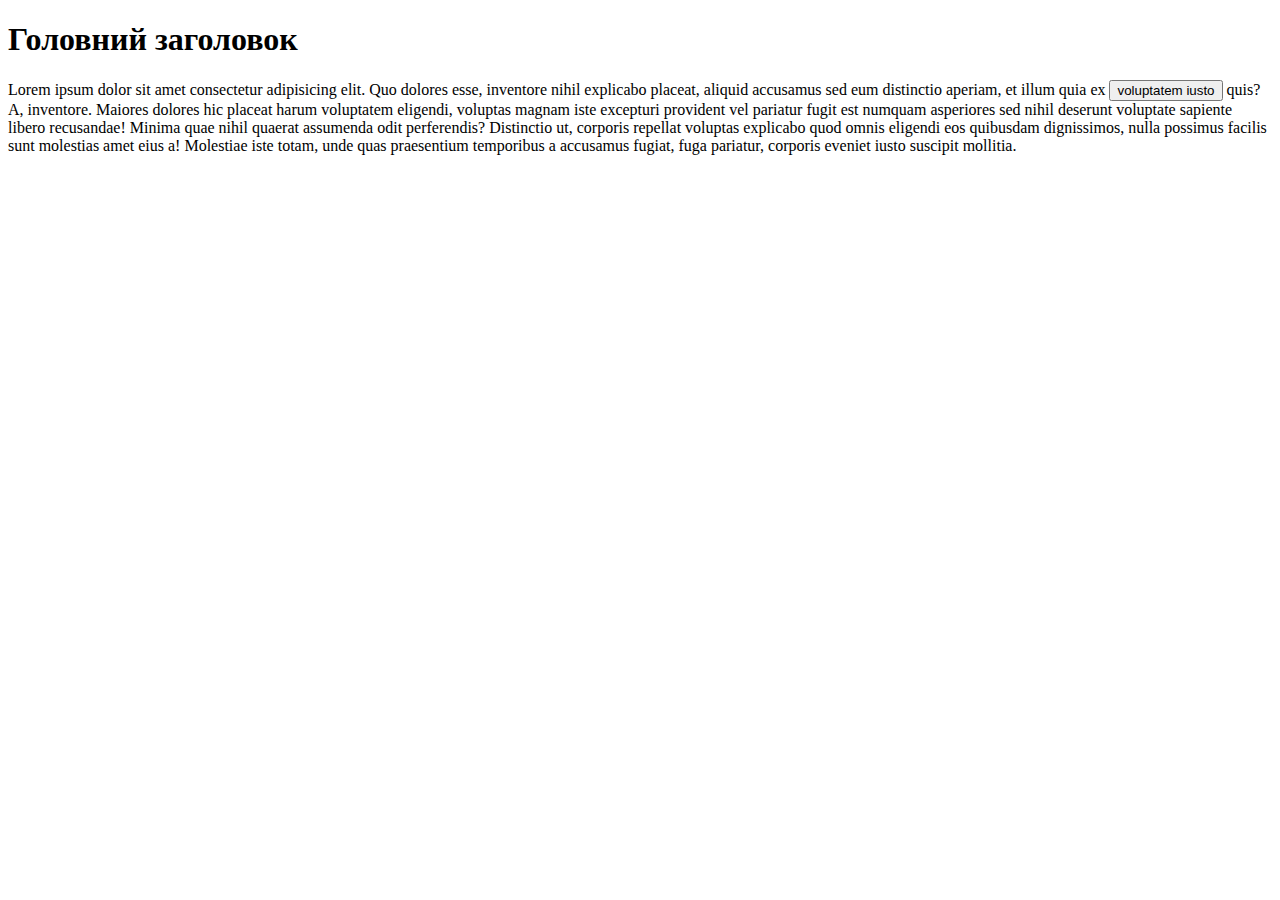
<file: index.html>
<!DOCTYPE html>
<html lang="en">
<head>
    <meta charset="UTF-8">
    <meta name="viewport" content="width=device-width, initial-scale=1.0">
    <title>Document</title>
</head>
<body>
     <article> <!-- заголовок, секційний тег -->
        <h1>Головний заголовок</h1>
        <p>
            Lorem ipsum dolor sit amet consectetur adipisicing elit. Quo dolores esse, inventore nihil explicabo placeat, aliquid accusamus sed eum distinctio aperiam, et illum quia ex  <button>voluptatem iusto</button> quis? A, inventore. Maiores dolores hic placeat harum voluptatem eligendi, voluptas magnam iste excepturi provident vel pariatur fugit est numquam asperiores sed nihil deserunt voluptate sapiente libero recusandae! Minima quae nihil quaerat assumenda odit perferendis? Distinctio ut, corporis repellat voluptas explicabo quod omnis eligendi eos quibusdam dignissimos, nulla possimus facilis sunt molestias amet eius a! Molestiae iste totam, unde quas praesentium temporibus a accusamus fugiat, fuga pariatur, corporis eveniet iusto suscipit mollitia.
        </p>
    </article>
</body>
</html>
</file>
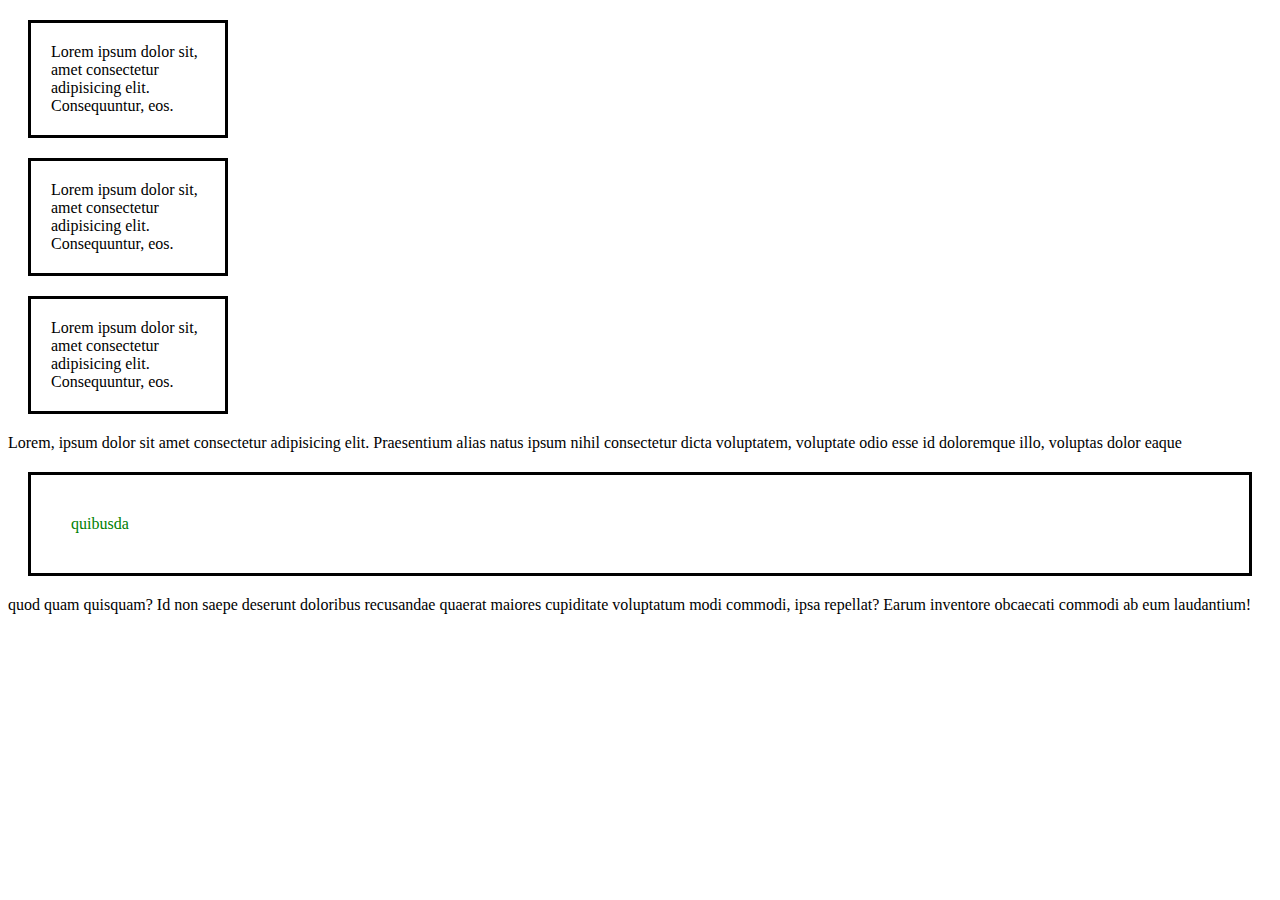
<file: block-model.html>
<!DOCTYPE html>
<html lang="en">
<head>
    <meta charset="UTF-8">
    <meta name="viewport" content="width=device-width, initial-scale=1.0">
    <title>Document</title>
    <!-- <link rel="stylesheet" href="reset.css"> -->
    <link rel="stylesheet" href="block.css">
</head>
<body>
    <div class="box one">Lorem ipsum dolor sit, amet consectetur adipisicing elit. Consequuntur, eos.</div>
    <div class="box two">Lorem ipsum dolor sit, amet consectetur adipisicing elit. Consequuntur, eos.</div>
    <div class="box">Lorem ipsum dolor sit, amet consectetur adipisicing elit. Consequuntur, eos.</div>
    <p>
        Lorem, ipsum dolor sit amet consectetur adipisicing elit. Praesentium alias natus ipsum nihil consectetur dicta voluptatem, voluptate odio esse id doloremque illo, voluptas dolor eaque <span>quibusda</span> quod quam quisquam? Id non saepe deserunt doloribus recusandae quaerat maiores cupiditate voluptatum modi commodi, ipsa repellat? Earum inventore obcaecati commodi ab eum laudantium!
    </p>
</body>
</html>
</file>
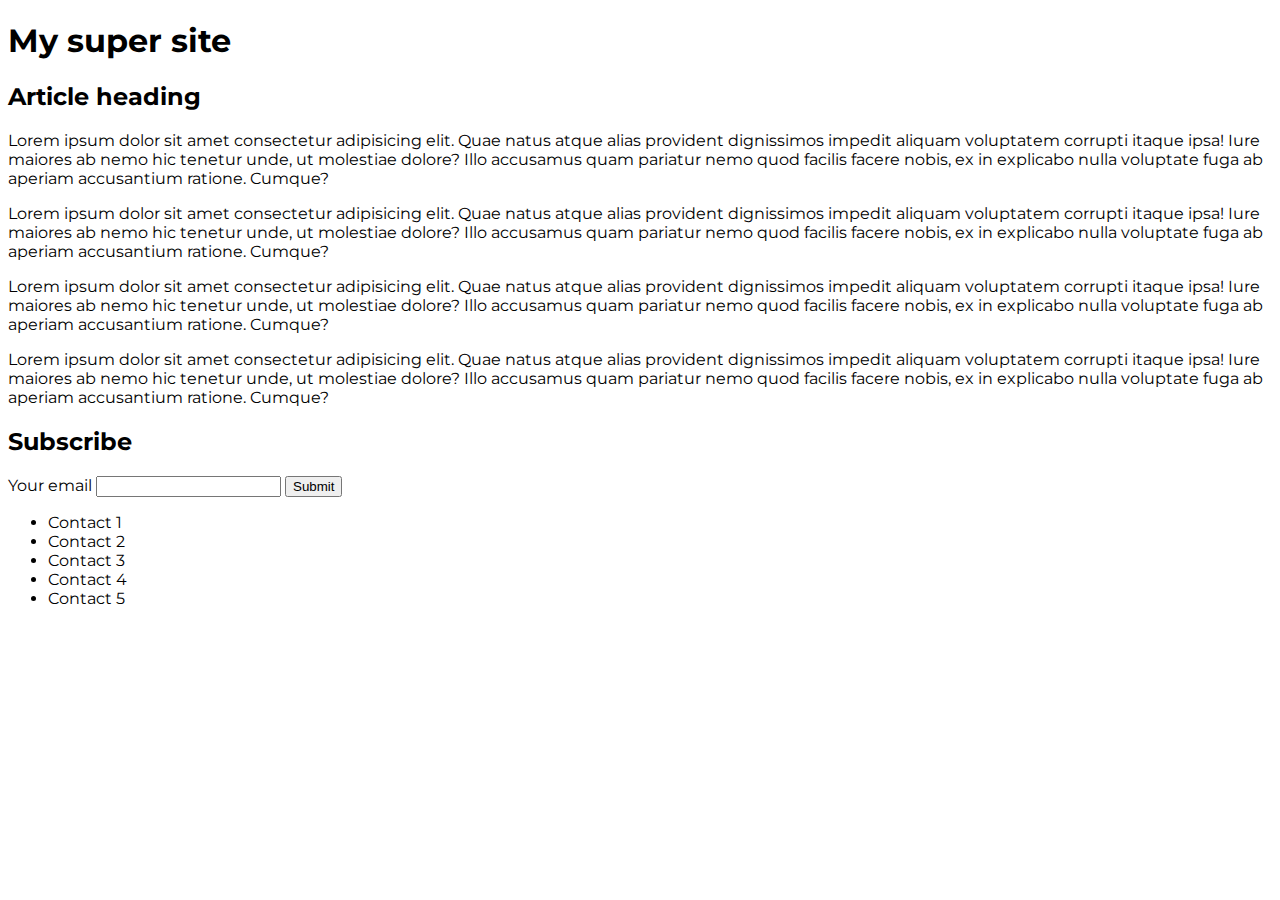
<file: css.html>
<!DOCTYPE html>
<html lang="en">
<head>
    <meta charset="UTF-8">
    <meta name="viewport" content="width=device-width, initial-scale=1.0">
    <title>Document</title>
    <link rel="stylesheet" href="style.css">
</head>
<body>
    <header>
        <h1>My super site</h1>
    </header>
    <main>
        <article>
            <h2 class="gold-text">Article heading</h2>
            <p>Lorem ipsum dolor sit amet consectetur adipisicing elit. Quae natus atque alias provident dignissimos impedit aliquam voluptatem corrupti itaque ipsa! Iure maiores ab nemo hic tenetur unde, ut molestiae dolore? Illo accusamus quam pariatur nemo quod facilis facere nobis, ex in explicabo nulla voluptate fuga ab aperiam accusantium ratione. Cumque?</p>
            <p>Lorem ipsum dolor sit amet consectetur adipisicing elit. Quae natus atque alias provident dignissimos impedit aliquam voluptatem corrupti itaque ipsa! Iure maiores ab nemo hic tenetur unde, ut molestiae dolore? Illo accusamus quam pariatur nemo quod facilis facere nobis, ex in explicabo nulla voluptate fuga ab aperiam accusantium ratione. Cumque?</p>
            <p id="middle-par">Lorem ipsum dolor sit amet consectetur adipisicing elit. Quae natus atque alias provident dignissimos impedit aliquam voluptatem corrupti itaque ipsa! Iure maiores ab nemo hic tenetur unde, ut molestiae dolore? Illo accusamus quam pariatur nemo quod facilis facere nobis, ex in explicabo nulla voluptate fuga ab aperiam accusantium ratione. Cumque?</p>
            <p class="gold-text italic">Lorem ipsum dolor sit amet consectetur adipisicing elit. Quae natus atque alias provident dignissimos impedit aliquam voluptatem corrupti itaque ipsa! Iure maiores ab nemo hic tenetur unde, ut molestiae dolore? Illo accusamus quam pariatur nemo quod facilis facere nobis, ex in explicabo nulla voluptate fuga ab aperiam accusantium ratione. Cumque?</p>
        </article>
    </main>
    <form>
        <h2>Subscribe</h2>
        <label for="mail-input">Your email</label>
        <input type="email" id="mail-input"/>
        <button>Submit</button>
    </form>
    <footer>
        <ul>
            <li class="italic">Contact 1</li>
            <li class="gold-text">Contact 2</li>
            <li>Contact 3</li>
            <li>Contact 4</li>
            <li>Contact 5</li>
        </ul>
    </footer>
</body>
</html>
<!-- 
div - обгорта для будь якого вмісту
span - обгортка для текстового вмісту -->
</file>
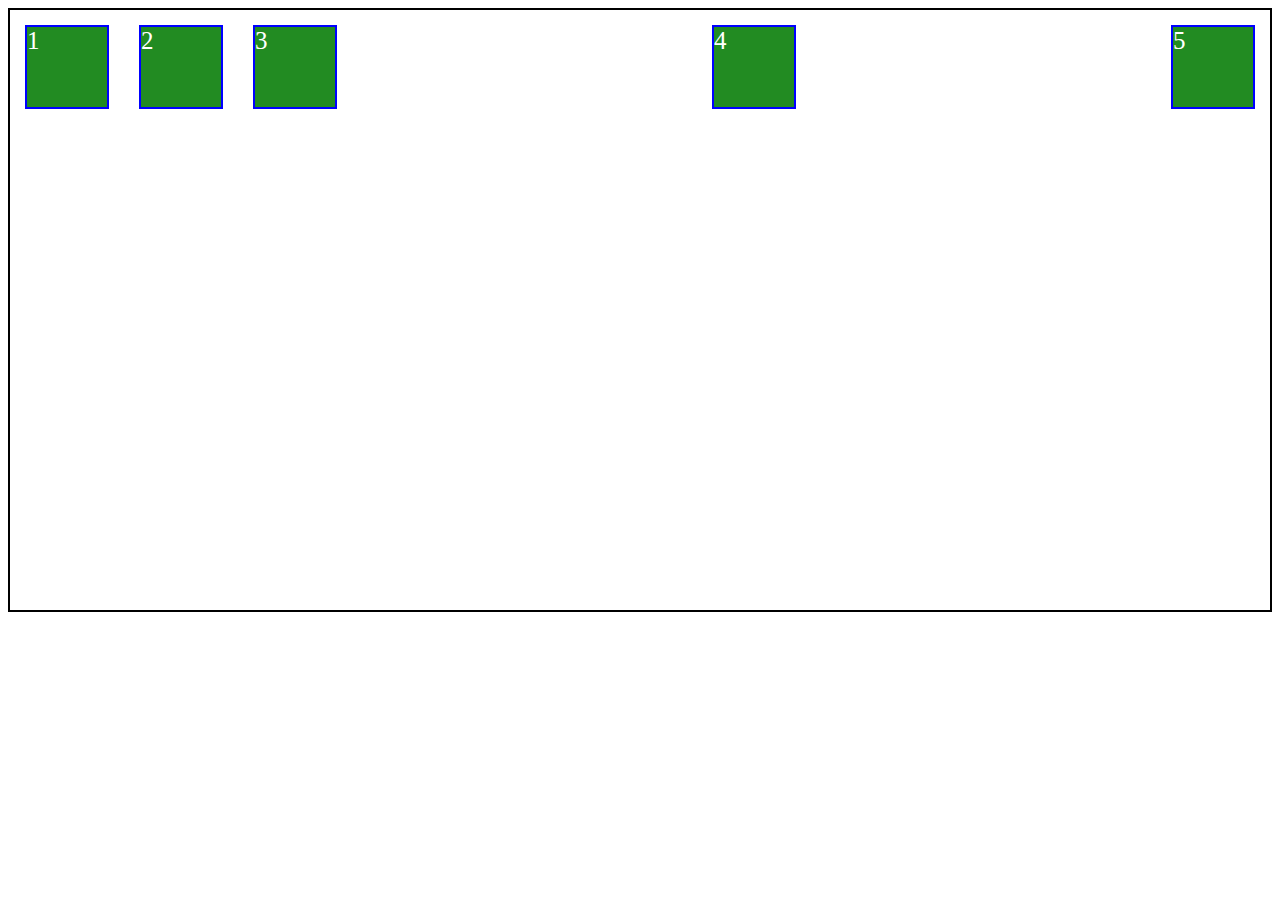
<file: flex-box model.html>
<!DOCTYPE html>
<html lang="en">
<head>
    <meta charset="UTF-8">
    <meta name="viewport" content="width=device-width, initial-scale=1.0">
    <title>Document</title>
    <link rel="stylesheet" href="./flex.css">
</head>
<body>
    <section class="parent">
        <div class="item">1</div>
        <div class="item">2</div>
        <div class="item third">3</div>
        <div class="item fourth">4</div>
        <div class="item fifth">5</div>
    </section>
</body>
</html>
</file>
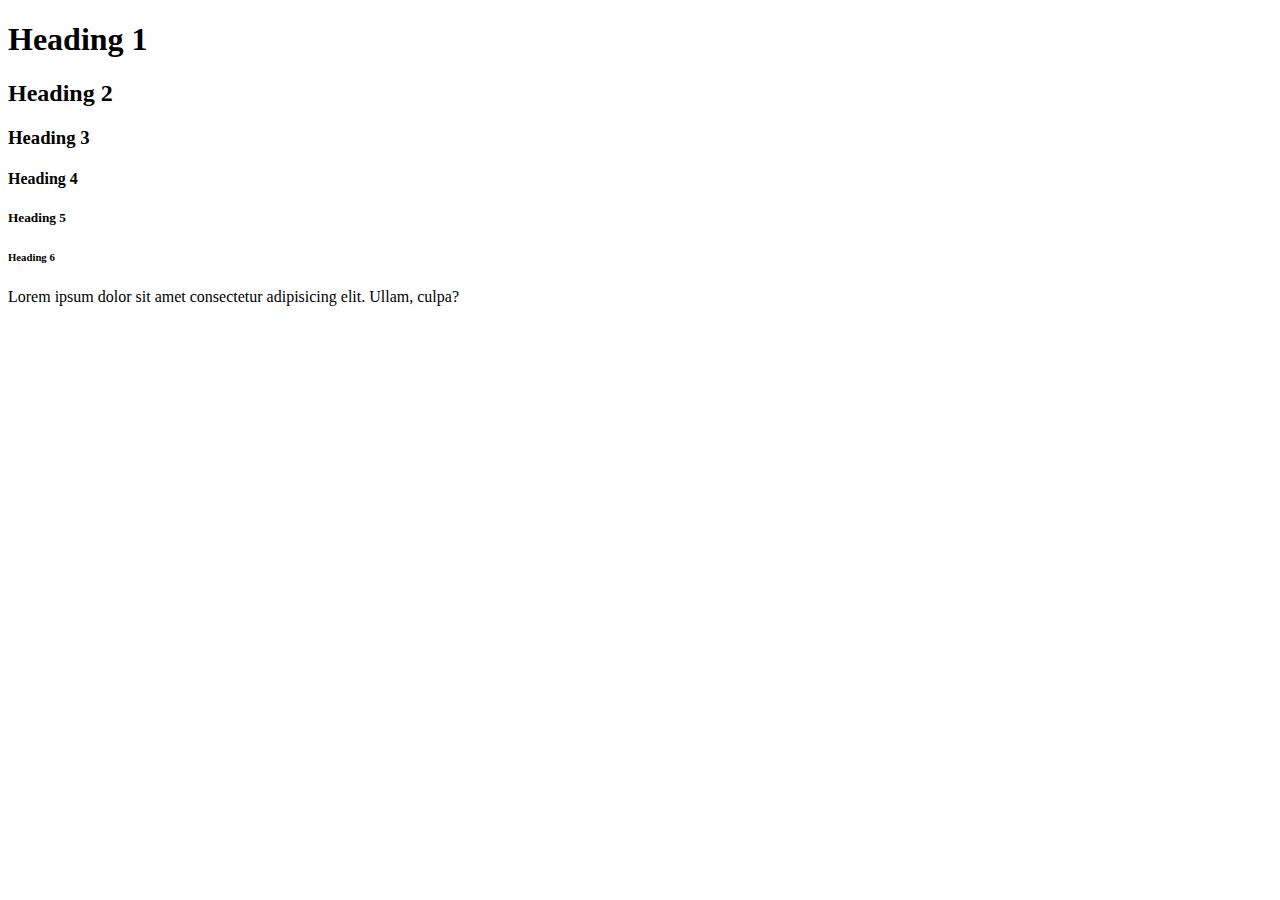
<file: page.html>
<!DOCTYPE html>
<html lang="en">
<head>
    <meta charset="UTF-8">
    <meta name="viewport" content="width=device-width, initial-scale=1.0">
    <title>Document</title>
</head>
<body>
     <h1>Heading 1</h1> <!-- h1 має бути один на сторінці - це головний заголовок на сторнці; тут міститься найважливіша інфа на сторінці -->
    <h2>Heading 2</h2>
    <h3>Heading 3</h3>
    <h4>Heading 4</h4>
    <h5>Heading 5</h5>
    <h6>Heading 6</h6>
    <p>Lorem ipsum dolor sit amet consectetur adipisicing elit. Ullam, culpa?</p>
</body>
</html>
</file>
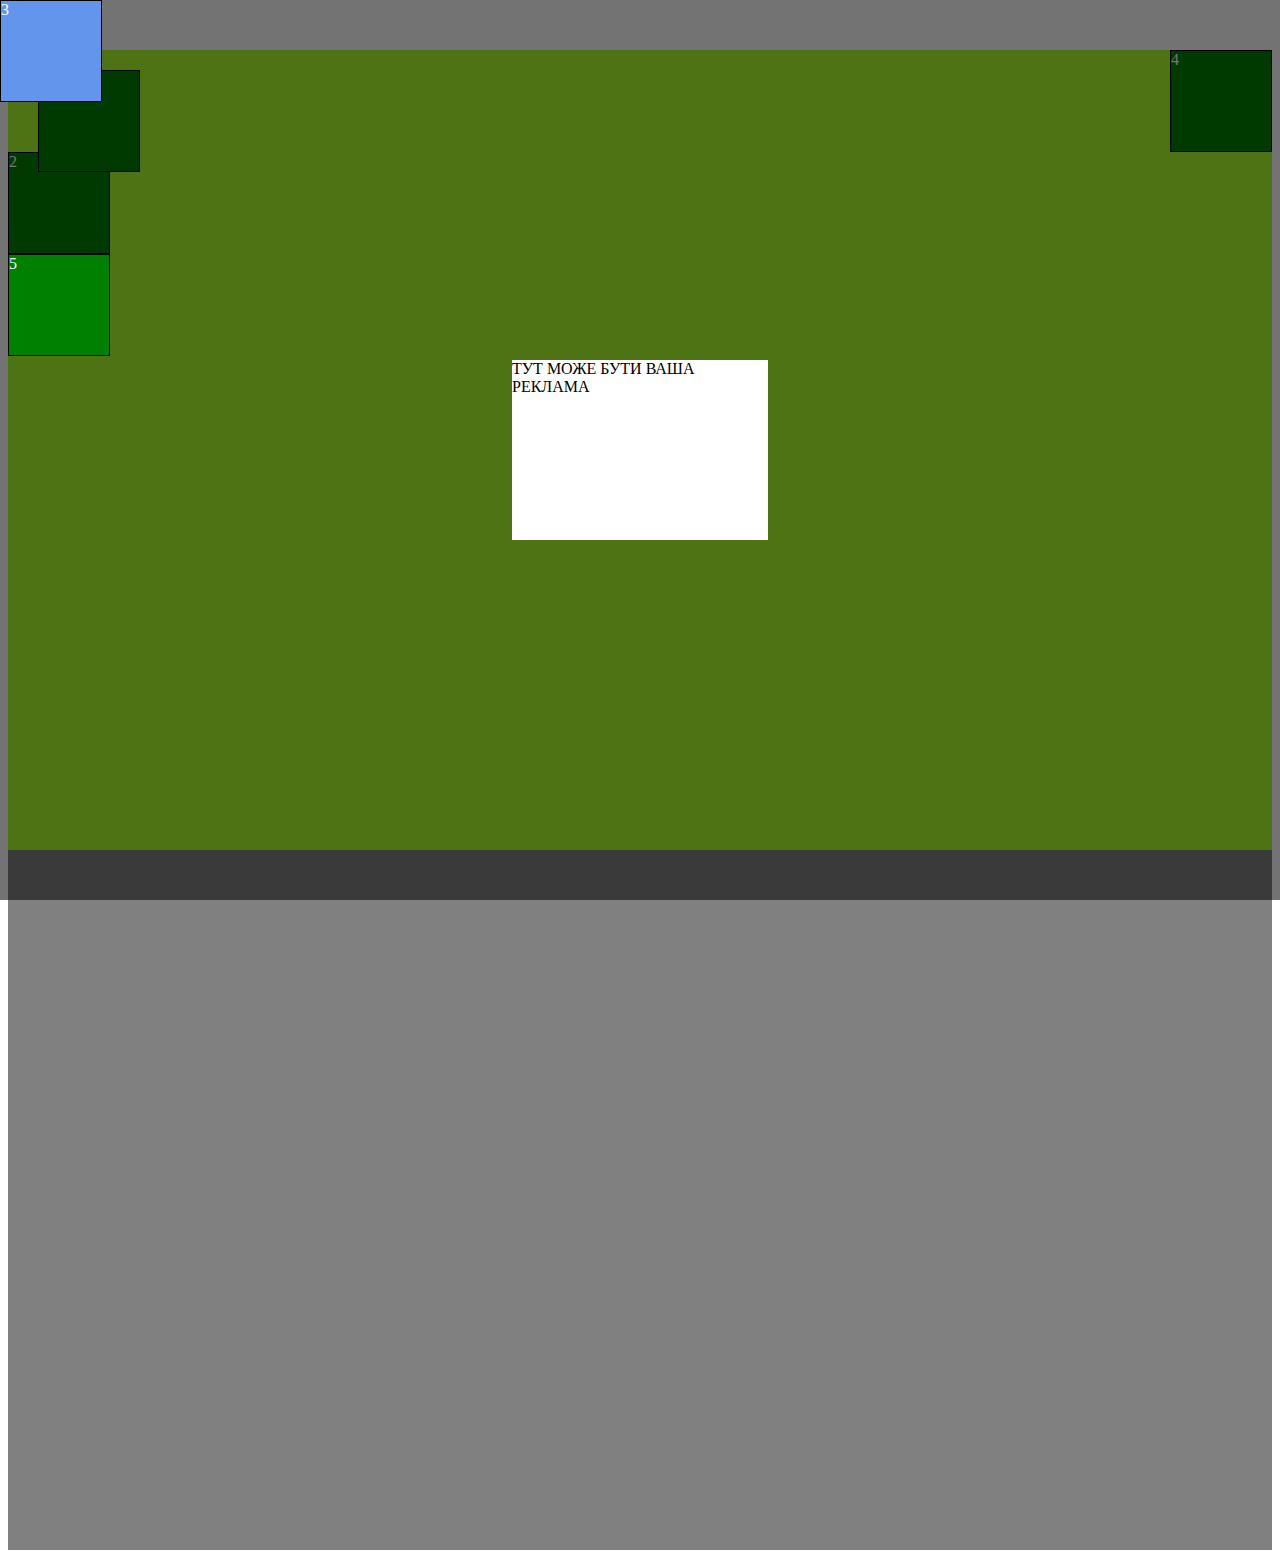
<file: positions.html>
<!DOCTYPE html>
<html lang="en">
<head>
    <meta charset="UTF-8">
    <meta name="viewport" content="width=device-width, initial-scale=1.0">
    <title>Document</title>
    <link rel="stylesheet" href="./positions-style.css">
</head>
<body>
    <section class="grand-parent">
        <article class="parent">
            <div class="child one">1</div>
            <div class="child two">2</div>
            <div class="child three">3</div>
            <div class="child four">4</div>
            <div class="child five">5</div>
        </article>
    </section>
    <section class="modal-back">
        <article class="modal">ТУТ МОЖЕ БУТИ ВАША РЕКЛАМА</article>
    </section>
</body>
</html>
</file>
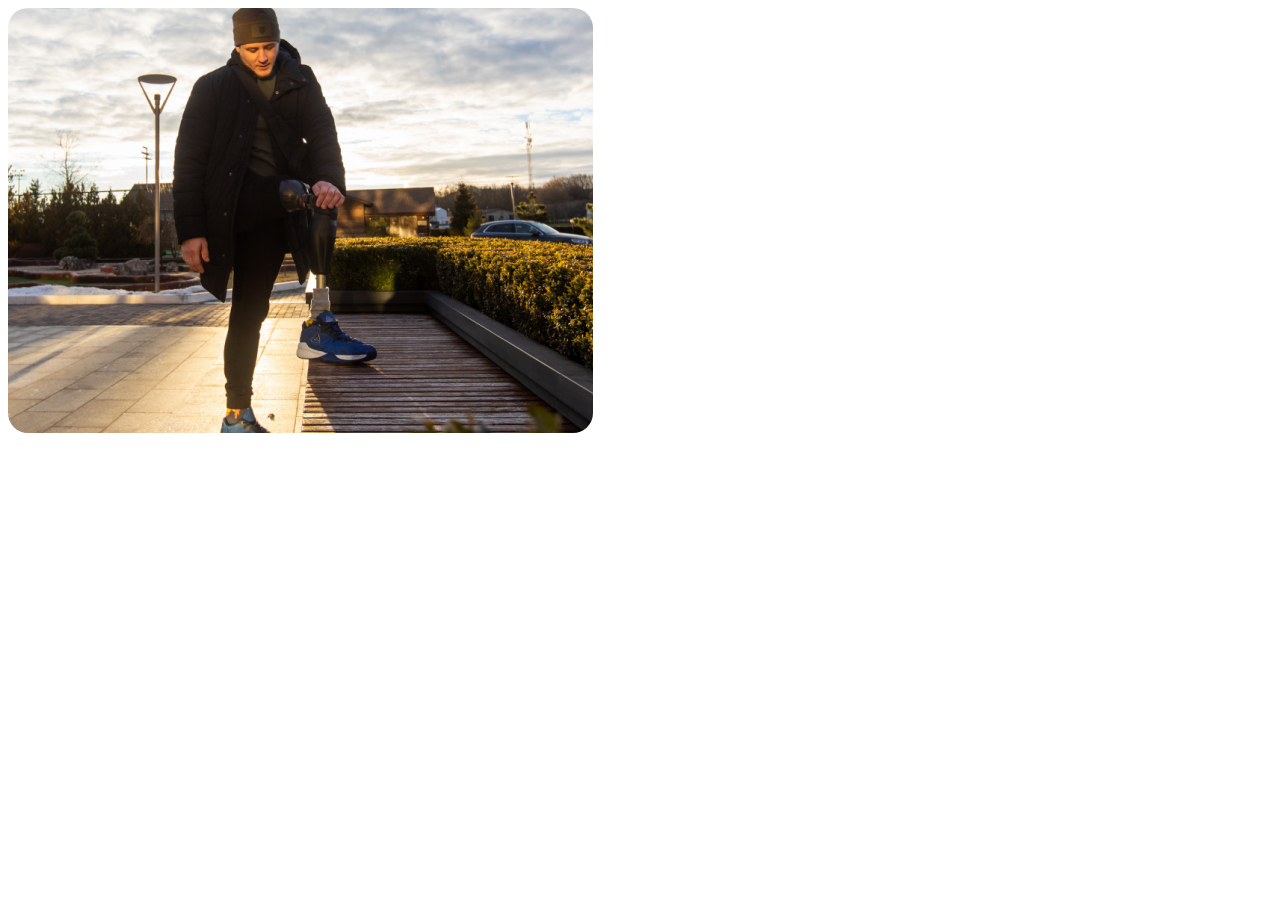
<file: test.html>
<!DOCTYPE html>
<html lang="en">
<head>
    <meta charset="UTF-8">
    <meta name="viewport" content="width=device-width, initial-scale=1.0">
    <title>Consistent Border Radius</title>
    <style>
        .image-container {
            display: inline-block;
            border-radius: 20px; /* Adjust this value as needed */
            overflow: hidden; /* Ensures the border-radius is applied to the image */
        }

        .image-container img {
            display: block;
            width: 100%;
            height: auto;
        }
    </style>
</head>
<body>
    <div class="image-container">
        <img src="./assets/images/54660476_62.png" alt="Image with consistent border radius">
    </div>
</body>
</html>
</file>
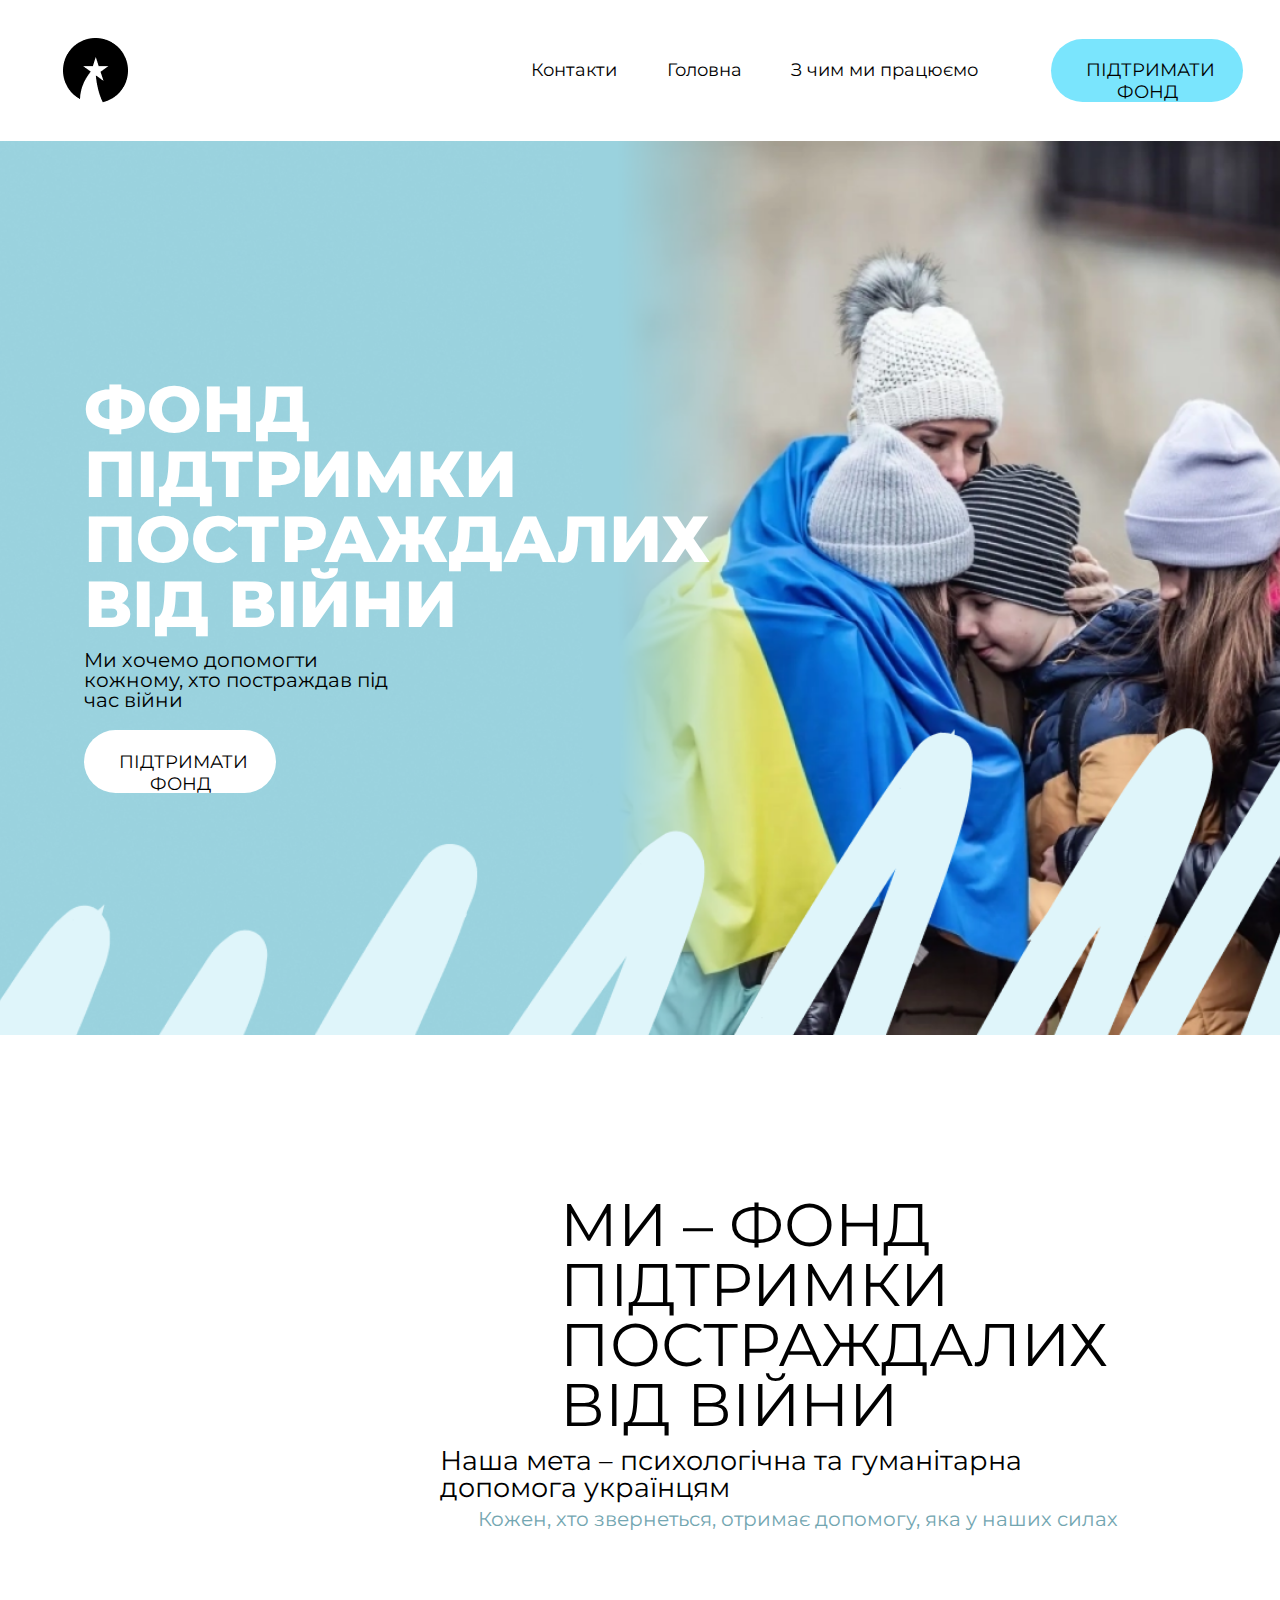
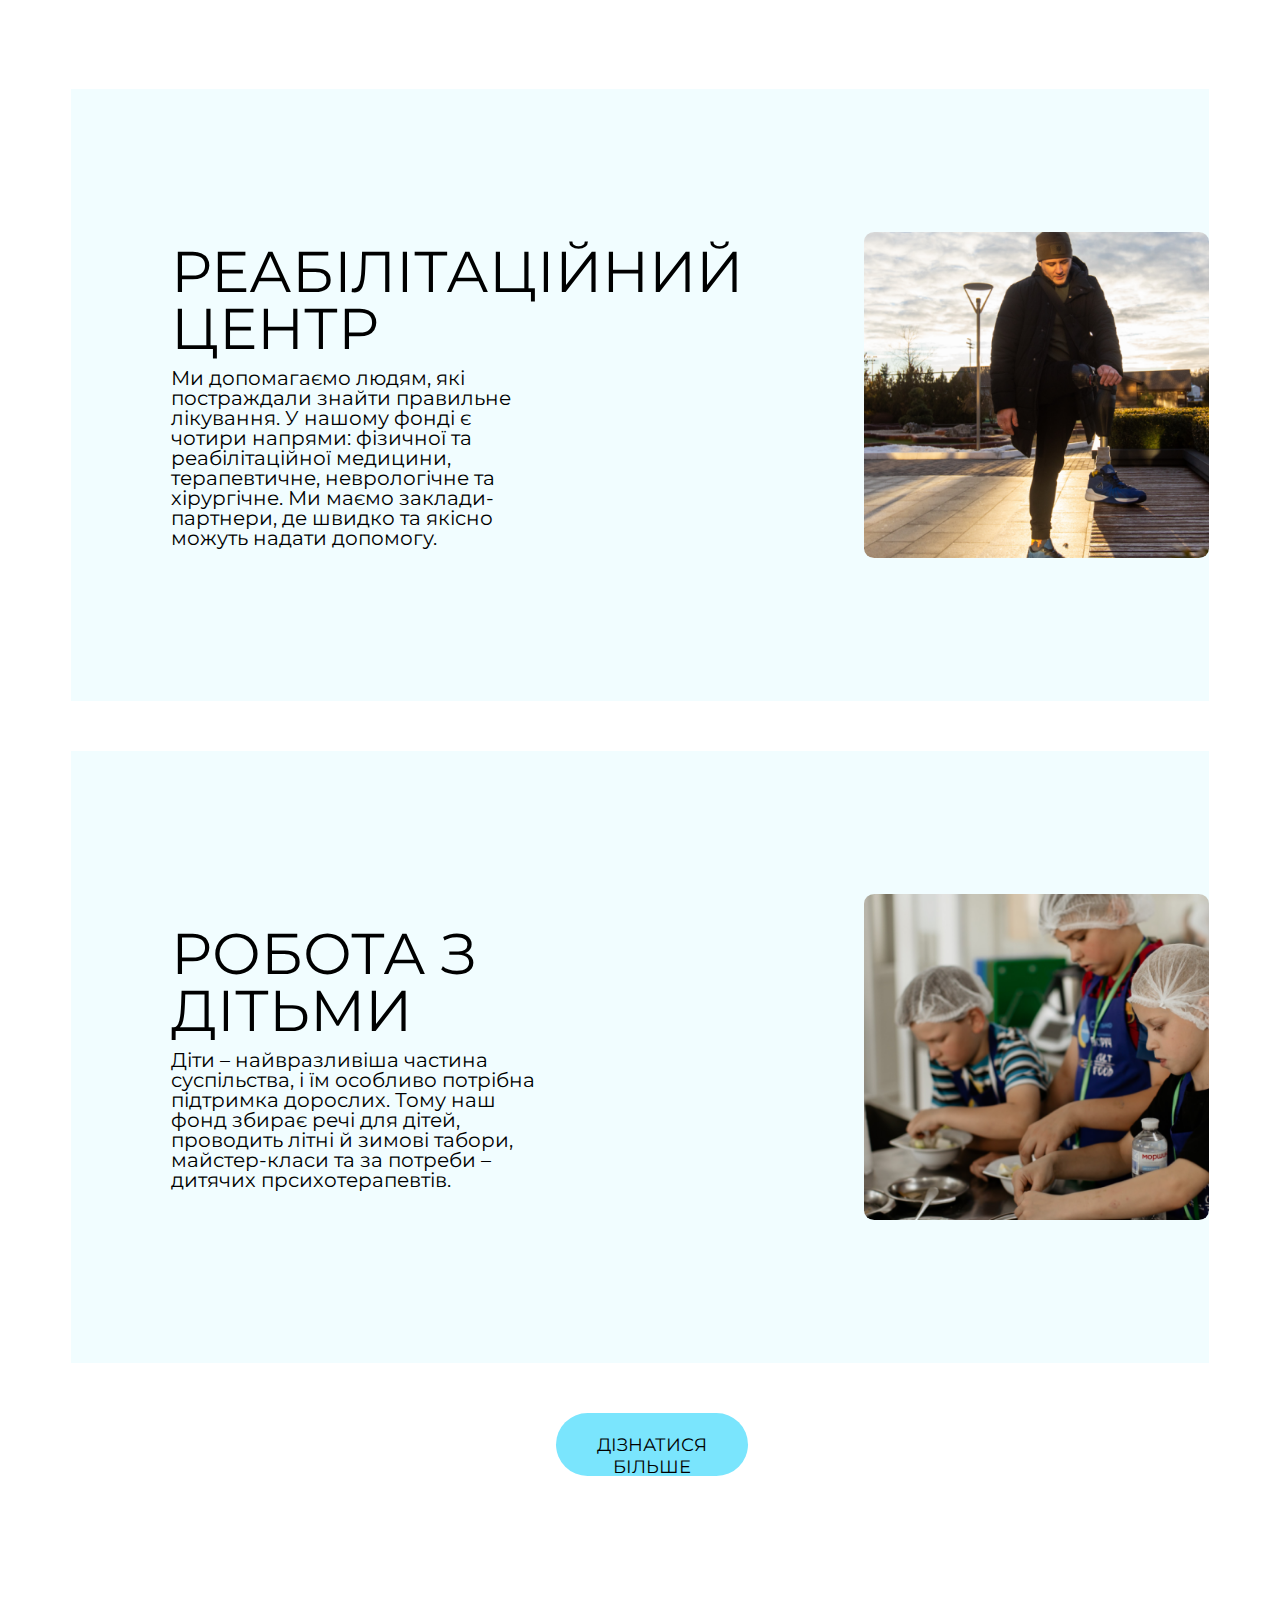
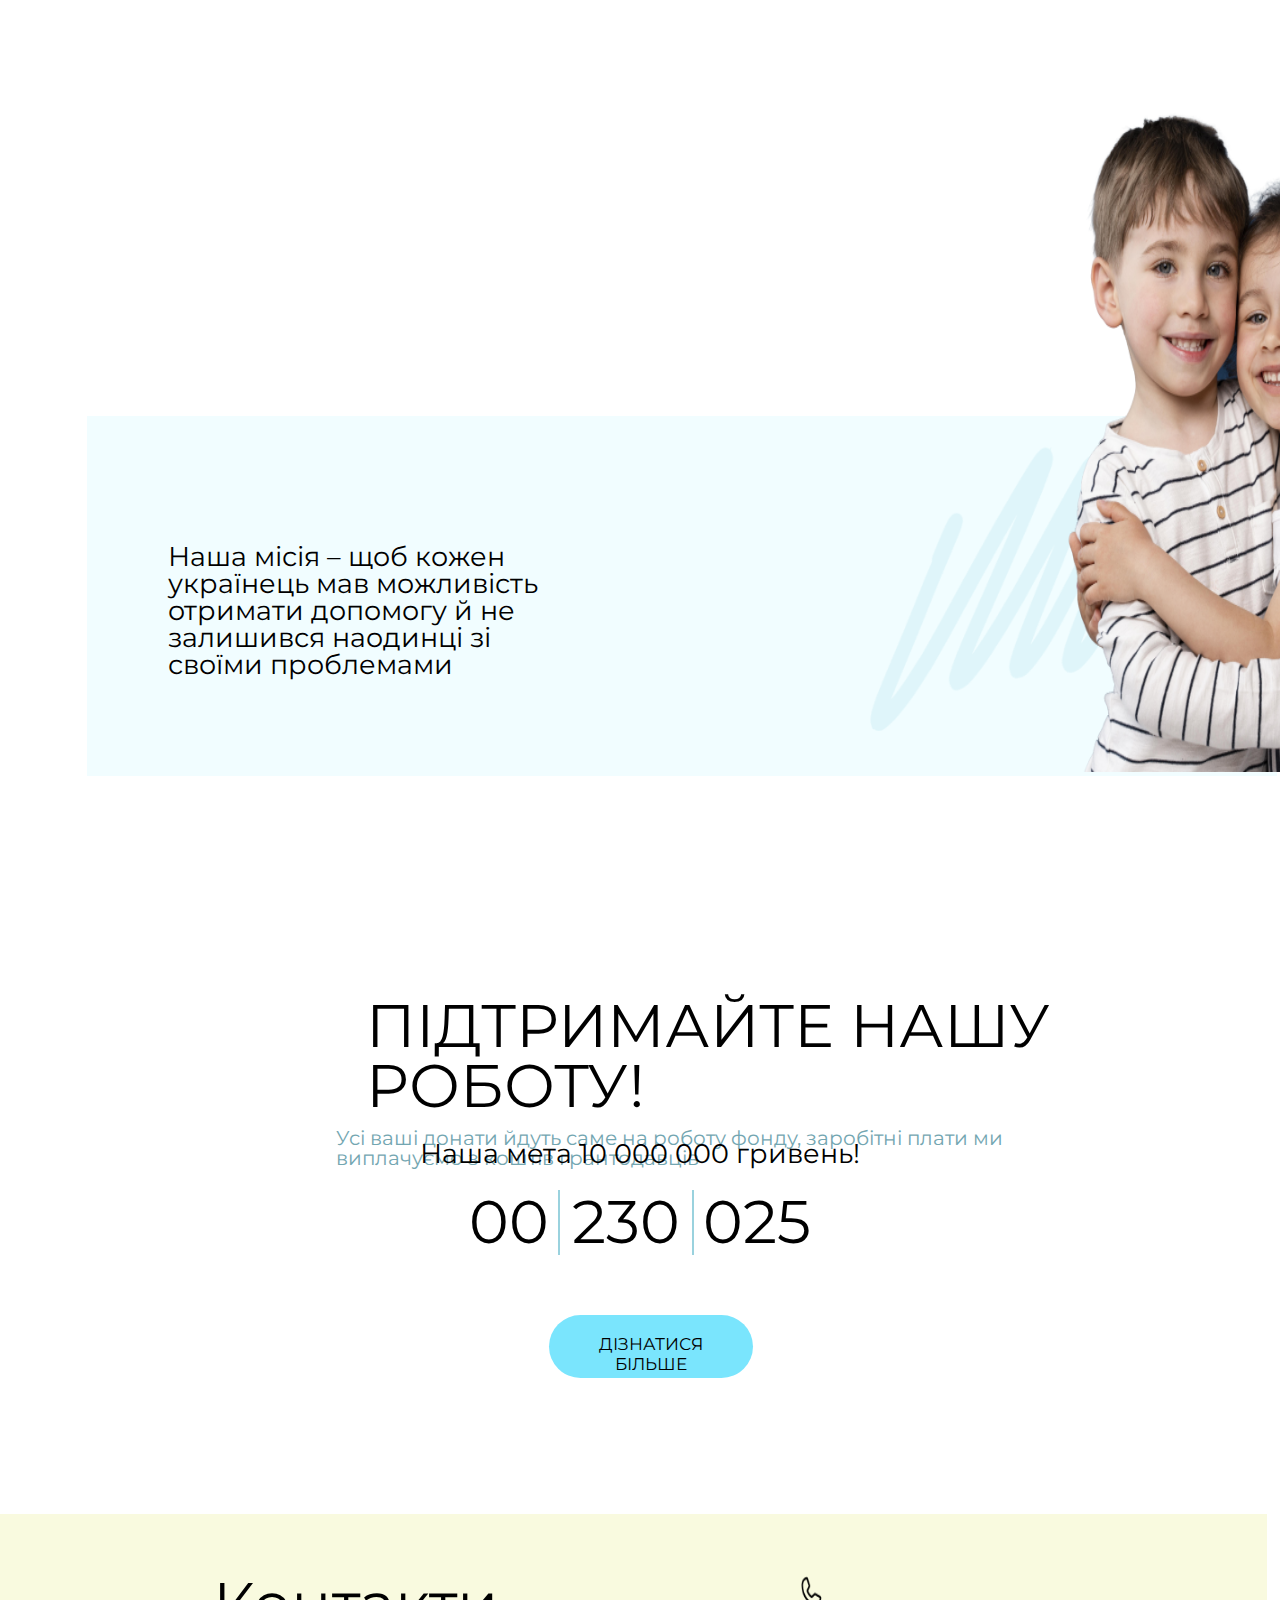
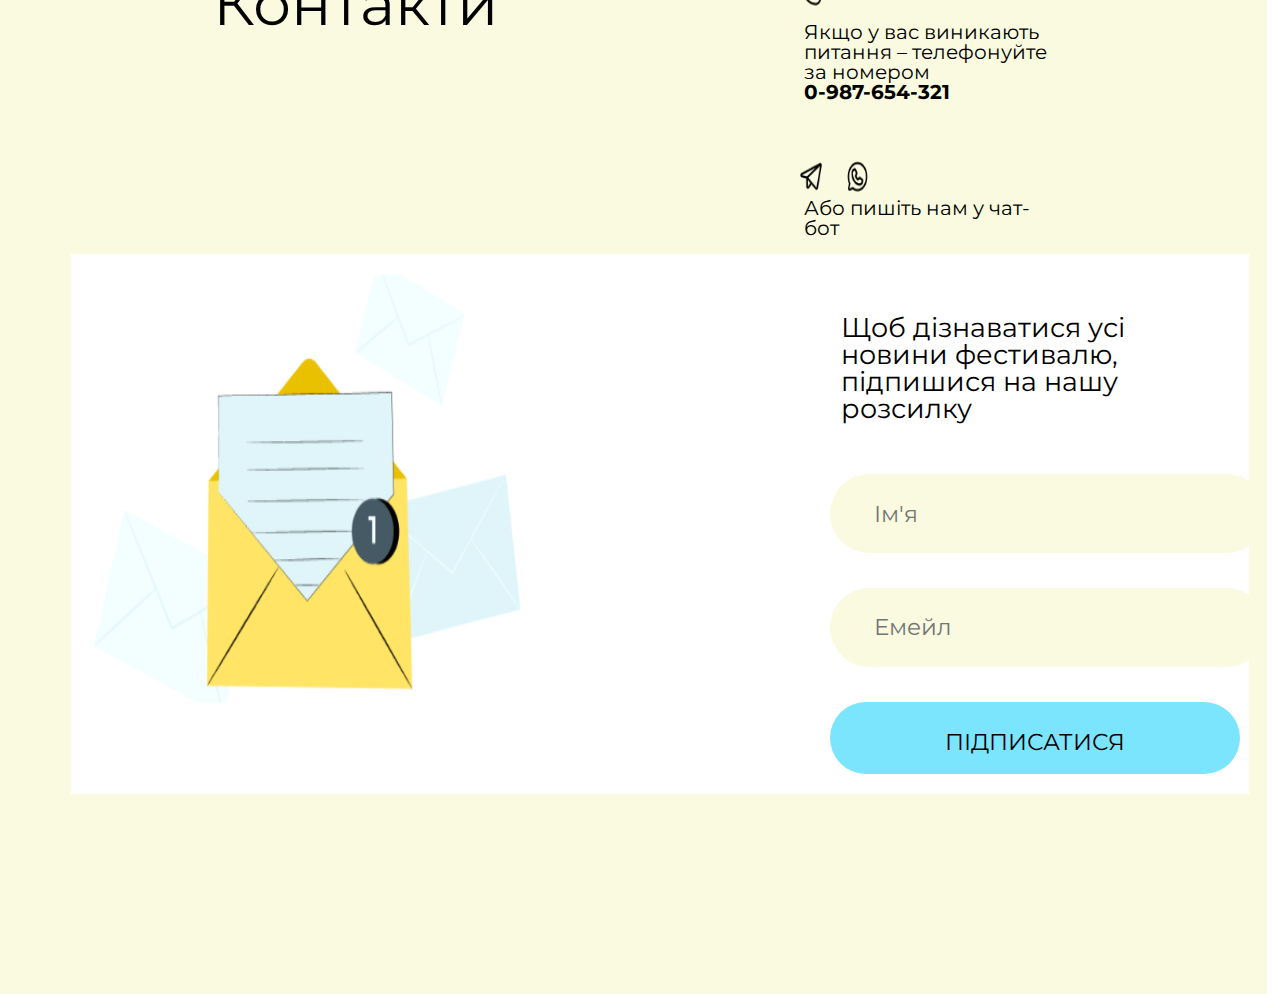
<file: verstka_lending.html>
<!DOCTYPE html>
<html lang="en">

<head>
    <meta charset="UTF-8">
    <meta name="viewport" content="width=device-width, initial-scale=1.0">
    <title>Document</title>
    <link rel="stylesheet" href="./reset.css">
    <link rel="stylesheet" href="./style1.css">
</head>

<body>
    <header class="header-container">
        <img src="./assets/images/Subtract.png" class="logo" alt="Логотип сайту">
        <ul class="menu-list">
            <li class="menu-item"><a href="#" class="link">Контакти</a></li>
            <li class="menu-item"><a href="#" class="link">Головна</a></li>
            <li class="menu-item"><a href="#" class="link">З чим ми працюємо</a></li>
            <li class="menu-item item"><button class="blue-button header-button">Підтримати фонд</button></li>
        </ul>
    </header>
    <section class="first-screen">
        <article class="first-screen-container">
            <h1 class="main-title">Фонд підтримки постраждалих від війни</h1>
            <h3 class="main-descpirtion">Ми хочемо допомогти кожному, хто постраждав під час війни</h3>
            <button class="blue-button white-button">Підтримати фонд</button>
        </article>
    </section>
    <section class="description-screen">
        <article class="description-title">
            <h3 class="description-header">Ми – фонд підтримки постраждалих від війни</h3>
            <p class="description-text1">Наша мета – психологічна та гуманітарна допомога українцям</p>
            <p class="description-text2">Кожен, хто звернеться, отримає допомогу, яка у наших силах</p>
        </article>
        <article class="description-block">
            <div class="block-content">
                <h4 class="description-block-header">Реабілітаційний центр</h4>
                <p class="description-block-text">Ми допомагаємо людям, які постраждали знайти правильне лікування. У
                    нашому фонді є чотири напрями: фізичної та реабілітаційної медицини, терапевтичне, неврологічне та
                    хірургічне. Ми маємо заклади-партнери, де швидко та якісно можуть надати допомогу.</p>
            </div>
            <div class="image-block">
                <img src="./assets/images/54660476_62.png" class="image" alt="Чоловік з протезом">
            </div>
        </article>
        <article class="description-block">
            <div class="block-content">
                <h4 class="description-block-header1">Робота з дітьми</h4>
                <p class="description-block-text">Діти – найвразливіша частина суспільства, і їм особливо потрібна
                    підтримка дорослих. Тому наш фонд збирає речі для дітей, проводить літні й зимові табори,
                    майстер-класи та за потреби – дитячих прсихотерапевтів.</p>
            </div>
            <div class="image-block"><img src="./assets/images/54660476_2.png" class="image"
                    alt="Діти ліплять вареники з тіста"></div>
        </article>
    </section>
    <section class="button-block">
        <button class="blue-button">Дізнатися більше</button>
    </section>
    <section class="our-mission">
        <article class="back-mission">
            <p class="text-mission">Наша місія – щоб кожен українець мав можливість отримати допомогу й не залишився
                наодинці зі своїми проблемами</p>
            <img src="./assets/images/smiley-little-kids.png" class="img-mission1"
                alt="Хлопчик і дівчинка стоять в обіймах">
            <img src="./assets/images/Fon_5.png" class="img-mission2" alt="Хвиляста лінія">
        </article>
    </section>
    <section class="donats">
        <article class="donats-header-text">
            <h3 class="donats-header">Підтримайте нашу роботу!</h3>
            <p class="donats-text">Усі ваші донати йдуть саме на роботу фонду, заробітні плати ми виплачуємо з коштів
                грантодавців</p>
        </article>
        <p class="goal-text">Наша мета 10 000 000 гривень!</p>
        <div class="our-goal">
            <p class="goal-number1">00</p>
            <div class="line"></div>
            <p class="goal-number2">230</p>
            <div class="line"></div>
            <p class="goal-number3">025</p>
        </div>
        <button class="blue-button goal-button">Дізнатися більше</button>
    </section>
    <footer class="footer">
        <section class="contacts">
            <h3 class="contacts-header">Контакти</h3>
            <article class="contacts-info">
                <img src="./assets/images/Phone.png" class="contacts-phone" alt="Можливість зв'язку за телефоном">
                <p class="contacts-text">Якщо у вас виникають питання – телефонуйте за номером<br> <span
                        class="phone">0-987-654-321</span></p>
                <img src="./assets/images/TelegramLogo.png" class="contacts-telegram"
                    alt="Можливість зв'язку по телеграму">
                <img src="./assets/images/WhatsappLogo.png" class="contacts-whatsapp"
                    alt="Можливість зв'язку по whatsapp">
                <p class="contacts-text">Або пишіть нам у чат-бот</p>
            </article>
        </section>
        <section class="mailing-list">
            <img src="./assets/images/Email.png" class="image-email" alt="Картинка конвертів">
            <article class="mailing-list-info">
                <p class="mailing-list-text">Щоб дізнаватися усі новини фестивалю, підпишися на нашу розсилку</p>
                <form class="form-footer">
                    <input type="text" name="name" placeholder="Ім'я" class="blue-button yellow-button">
                    <input type="email" name="email" placeholder="Емейл" class="blue-button yellow-button">
                    <button type="submit" class="blue-button follow-button">Підписатися</button>
                </form>
            </article>
        </section>
    </footer>
</body>

</html>

<!-- Одиниці виміру:

px - "абсолютна" одиниця. На всіх екранах 300рх = 300рх
em - одиниця шрифта батьківсьокого елемента
1em = 1 одиниця батьківсьокого елемента (шрифти і відступи, які повязані зі шрифтом)
Наприклад, в браузері станданртним розміром шрифта встановлення 16рх
body - 16px
1em = 16px

% - відносна одиниця, відсоток від розміру батьківського елементу
viewport - видима частина екрана браузера, яку займає документ
vw (vieport width - ширина вьюпорта) - одна сота ширини вьюпорта
vh (vieport height - довжина вьюпорта) - одна сота довжини вьюпорта
1 rem - 1 розмір шрифта рутового елемента (не змінюються налаштування), але підлаштовується до девайсах на яких відкрито сайт
-->
</file>
<file: block.css>
/* Блочна модель

Це теоретичне уявлення про елементи. Це представлення елемента як сукупності:
розміру контенту;
внутрішніх відступів; (padding) (відступи між елементами в середині коробки)
рамки; (border)
зовнішніх відступів. (margin) (відступи між іншими зовнішніми елементами)



Block(блочний елемент) займає весь рядок. На нього розповсюджується блочна модель

Inline (інлайнові елементи) встають поряд одне з одним,рамки відпрацьовують корректно, а відступи лише по горизонталі(зліва та справа)

Inline-block (інлайн-блочні елементи) - це елементи які стають поряд як інлайнові, але на них норм відпрацьовує блочна модель

Властивість Display - змінює принцип відображення елемента

РОЗМІРИ
За замовчуванням вказані розміри блочного елементу - це розміри його контенту всередині(розмір контенту та паддінг)
box-sizing: content-box - це за замовчуванням
box-sizing: border-box - в вказану ширину додаються внутрішні відсутпи і ширина рамки (при цьому місце під ширину контенту зменшується, а коробка розтягуються донизу)
*/

.box{
    width: 200px;
    /* border-width: 3px;
    border-style: solid;
    border-color: black; */
    border: 3px solid black;
    padding: 20px;
    margin: 20px;
    display: block;
    box-sizing: border-box; /* вмістити сам контент, паддінг та рамку */
}
/* 
У двох блочних елементів зовнішні марджіни при зустрічі не додаються одне до одного, а "схлопуються", тобто залишається тільки один найбільший відступ 
*/

span {
    color: green;
    border: 3px solid black;
    padding: 40px;
    margin: 20px;
    display: block;
}

/* 
Властивості padding, margin:

//Варіант "чотири значення"
padding: 10px, 20px, 30px, 40px
    top: 10 px
    right: 20px
    bottom: 30px
    left: 40 px

//Варіант "три значення"
padding: 10px, 20px, 30px
    top: 10 px
    right: 20px
    bottom: 30px
    left: 20 px

//Варіант "два значення"
padding: 10px, 20px
    top: 10 px
    right: 20px
    bottom: 10px
    left: 20 px

//Варіант "одне значення"
padding: 10px
    top: 10 px
    right: 10px
    bottom: 10px
    left: 10 px
*/
</file>
<file: style.css>
@import url('https://fonts.googleapis.com/css2?family=Montserrat:ital,wght@0,100..900;1,100..900&display=swap');
/* @font-face {
    font-family: 'Roboto';
    src: url(./assets/fonts/Roboto/Roboto-Medium.ttf) format("truetype");
} */
 
body {
    font-family: Montserrat;
}

/* Header styles */
.header-container{
    display: flex;
    align-items: center;
    padding: 2.2em, 3.94em;
    justify-content: space-between;
    padding: 2.36em 3.94em;
    position: fixed;
    width: 92.2vw;
    background-color: white;
    top: 0;
    left: 0;
    right: 0;
    z-index: 3;
}

.menu-list{
    display: flex;
    align-items: center;
}
.menu-item{
    margin-left: 3.1em;
}

.link{
    font-weight: 400;
    font-size: 1.125em;
    color: #000000;
    text-decoration: none;
}

.blue-button{
    text-transform: uppercase; /* контент стає написанний капслоком */
    font-weight: 400;
    font-size: 1.125em;
    background-color: #7AE5FD;
    padding: 1.15em 1.94em;
    border-radius: 4.8rem;
    margin-left: 1.3em;
    border: 0px;
    width: 15vw;
    height: 7vh;
    font-family: Montserrat;
}
/* First Screen */
.first-screen{
    background-image: url('./assets/images/Frame121461.png');
    background-repeat: no-repeat;
    background-size: cover; /* розтягти картинку щоб займала весь простір який нам треба */
    background-position: bottom;
    width: 100%;
    height: 100vh;
    display: flex;
    flex-direction: row;
    align-items: center;
    margin-top: 15vh;
}

.first-screen-container{
    width: 35vw;
    padding-left: 5.25em;
}

.main-title{
    font-weight: 800;
    font-size: 4.06em;
    color: #FFFFFF;
    text-transform: uppercase;
    margin-bottom: 0.2em;
}

.main-descpirtion{
    font-weight: 400;
    font-size: 1.25em;
    margin-bottom: 1em;
    width: 26vw;
}


/* Description Screen  */
.description-screen{
    font-size: 20px;
}

.description-title{
    display: flex;
    flex-direction: column;
    align-items: center;
    padding-top: 8em;
    padding-bottom: 8em;
    padding-left: 22em;
    padding-right: 10.9em;
    width: 56vw;
}
.description-block{
    background-color:#F1FDFF;
    background-repeat: no-repeat;
    background-size: cover; /* розтягти картинку щоб займала весь простір який нам треба */
    display: flex;
    align-items: center;
    margin-bottom: 2.5em;
    margin-left: 3.55em;
    margin-right: 3.55em;
    height: 68vh;
}
.image-block{
    display: inline-block;
    border-radius: 3%; 
    overflow: hidden;     
}

.image-block img {
    display: block;
    width: 35vw;
    height: auto;
}

.button-block{
    flex-direction: column;
    display: flex;
    align-items: center;
    margin-bottom: 8em;
}
.block-content{
    display: flex;
    flex-direction: column;
    padding-top: 6em;
    padding-bottom: 6em;
    padding-left: 5em;
    padding-right: 18em;
    width: 26vw;
}
.description-header{
    font-weight: 400;
    font-size: 3em;
    text-transform: uppercase;
    margin-bottom: 0.2em;
    padding-left: 2em;
}
.description-text1{
    font-weight: 400;
    font-size: 1.35em;
    margin-bottom: 0.3em;
}
.description-text2{
    font-weight: 400;
    color:#73A6B1;
}
.description-block-header{
    font-weight: 400;
    font-size: 2.875em;
    text-transform: uppercase;
}

.description-block-header1{
    font-weight: 400;
    font-size: 2.875em;
    text-transform: uppercase;
    width: 32vw;
}

.description-block-text{
    width: 29vw;
    margin-top: 0.5em;
    font-weight: 400;
}
.white-button{
    background-color: #FFFFFF;
    margin-left: 0;
}

/* Our Mission */


.back-mission{
    width: 93vw;
    height: 40vh;
    display: flex;
    flex-direction: row;
    align-items: center;
    background-color:#F1FDFF;
    margin-top: 20em;
    margin-bottom: 8.14em;
    margin-left: 3.22em;
    margin-right: 3.22em;
    position: relative;
    font-size: 27px;
}

.text-mission{
    width: 30vw;
    height: 4.8vh;
    padding-left: 3em;
    padding-top: 1em;
    padding-bottom: 3.33em;
    padding-right: 3.62em;
    font-size: 1em;
}

.img-mission1{
    position: absolute;
    margin-left: 35.81em;
    width: 32vw;
    height: 78vh;
    z-index: 2;
    padding-bottom: 13em;
}

.img-mission2{
    position: absolute;
    margin-left: 29em;
    width: 50vw;
    height: 45vh;
    z-index: 1;
    padding-bottom: 5em;
}

.donats{
    display: flex;
    flex-direction: column;
    align-items: center;
    font-size: 20px;
    font-weight: 400;
    margin-top: 10em;
}

.donats-header-text{
    width: 60vw;
    height: 10vh;
    margin-left: 8em;
}

.donats-header{
    font-size: 3em;
    text-transform: uppercase;
    margin-bottom: 0.2em;
    margin-left: 0.5em;
}

.donats-text{
    color: #73A6B1;
}

.goal-text{
    font-size: 1.35em;
    margin-top: 2em;
    margin-bottom: 0.85em;
}

.our-goal{
    display: flex;
    flex-direction: row;
    align-items: center;
    font-size: 3em;
    margin-bottom: 1em;
}

.line{
    height: 7vh;
    border: 1.5px solid #9AD2DE;
}

.goal-number1{
    margin-right: 0.15em;
}

.goal-number2{
    margin: 0em 0.2em;
}

.goal-number3{
    margin-left: 0.15em;
}

.goal-button{
    width: 16vw;
    font-size: 0.85em;
    margin-bottom: 8em;
}

.footer{
    background-color: #F9FADF;
    width: 99vw;
    height: 120vh;
    font-size: 20px;
}

.contacts{
    display: flex;
    flex-direction: row;
    align-items: flex-start;
    justify-content: center;
}

.contacts-header{
    font-size: 3em;
    margin-right: 5em;
    margin-top: 1em;
}

.phone{
    font-weight: 700;
}

.contacts-info{
    margin-top: 3em;
    width: 20vw;
    height: 20vh;
}

.contacts-text{
    margin-left: 0.3em;
}

.contacts-phone{
    width: 2vw;
    height: 4vh;
    margin-bottom: 0.45em;
}

.contacts-telegram{
    width: 2vw;
    height: 4vh;
    margin-top: 2.85em;
    margin-right: 0.8em;
    margin-bottom: 0.2;
}

.contacts-whatsapp{
    width: 2vw;
    height: 4vh;
}

.mailing-list{
    display: flex;
    flex-direction: row;
    align-items: flex-start;
    justify-content: center;
    width: 92vw;
    height: 60vh;
    background-color: #FFFFFF;
    margin-left: 3.55em;
    margin-top: 5em;
}

.image-email{
    width: 33.364vw;
    height: 47.7vh;
    margin-top: 1em;
}

.mailing-list-info{
    display: flex;
    flex-direction: column;
    align-items: center;
    margin-top: 3em;
    width: 30vw;
    height: 15vh;
    margin-left: 16em;
}

.mailing-list-text{
    font-size: 1.35em;
    margin-bottom: 1.95em;
}

.yellow-button{
    width: 27.2vw;
    height: 3vh;
    background-color: #F9FADF;
    text-transform: none;
    margin-bottom: 1.55em;
    text-align: left;
}

.follow-button{
    width: 32vw;
    height: 8vh;
}

@media screen and (max-width: 501px){
    /* .description-block{
        flex-direction: column;
    } */
}

/* 

селектор * - для всіх елементів на сторінці отримують певні правила

id якщо хочемо щоб був один унікальний елемент на сторінці #id - позначення

Каскадність - чим нижче тим важливіше, за умови однакової ваги селекторів

ВАГА СЕЛЕКТОРІВ:

* - 0000
тег - 0001
.class - 0010
#id - 0100
інлайнові стилі (які вказані безпосередньо в html-розмітці всередині тега style) - 1000

Комбінатори (особливі символи, які позначають звязок елементів)
" "(пробіл) - вказує на нащадків певного тега - general descendent combinator
, (кома) - вказує декілька селекторів списком (неважливо які селектори) - list combinator
> - дочірні елементи - child selector
~ - загальний комбінатор сімблінгів(які нижче в потоці за вибрані елементи) - general sibling selector
+ - кобмінатор найближчого сімблінга - next sibling selectorWW
*/
</file>
<file: flex.css>
.parent{
    height: 600px;
    border: 2px solid black;
    display: flex; /*вмикає flex для блоку*/
    flex-direction: row; /*напрямок вісі */
    justify-content: center;
    align-items: flex-start;
    /* flex-wrap: wrap; */
}

.item{
    width: 80px;
    height: 80px;
    background-color: forestgreen;
    border: 2px solid blue;
    color: white;
    font-size: 25px;
    /* flex-basis: 100px;
    flex-grow: 1;
    flex-shrink: 1; */
    margin: 15px;
}

/* .third{
    flex-grow: 5;
}
*/
.fourth{
    margin-left: auto;
} 

.fifth{
    margin-left: auto;
}
/* 
Flexbox Layout

Parent Container

Головна вісь (main axis)
Якщо flex-direction дорівнює row - головна вісь зліва направо, побічна - (across axis) зверху вниз
Якщо flex-direction дорівнює column - головна вісь зверху вниз, побічна - (across axis) зліва направо
Якщо flex-direction дорівнює row-reverse - головна вісь справа наліво
Якщо flex-direction дорівнює column-reverse - головна вісь знизу вверх
justify-content: розташування дітей за головною віссю батьківського контейнера
flex-start - всі на початку осі
flex-end - всі в кінці осі
center - ро центру
space-betwen - Х...Х...Х
space-around - ..Х....Х....Х..
space-evenly - ...X...X...X...

align-items: розташування дітей за побічною віссю батьківського контейнера
stretch - розтягування елементів донизу на стільки, скільки дозволяє нам блок, в якому розташованні елементи
flex-wrap: перенос елементів, які не влазять на наступний рядок




-----------------
Child items - властивості дітей
flex-basis (базис) - потенційний розмір дитини за головною віссю
flex-grow (рости) - коефіцієнт зростання розмірів, якщо у батька залишається вільний простір
flex-shrink (стискатися) - коефіцієнт зменшення розмірів, якщо у розміри батька не поміщається суми всіх flex-basis дітей
*/
</file>
<file: positions-style.css>
.grand-parent{
    height: 1500px;
    background-color: gray;
    margin-top: 50px;
}

.parent{
    position: relative;
    height: 800px;
    background-color: greenyellow;
}

.child{
    height: 100px;
    width: 100px;
    border: 1px solid black;
    background-color: green;
    color: white;
}

.one{
    position: relative;
    top: 20px;
    left: 30px;
}


.three{
    position: fixed;
    left: 0;
    top: 0;
    background-color: cornflowerblue;
    z-index: 2;
}

.four{
    position: absolute;
    top: 0;
    right: 0;
}

.five{
    position: sticky;
    top: 10px;
    z-index: 1;
}

.modal-back{
    position: fixed;
    background-color: rgba(0, 0, 0, 0.549);
    width: 100vw;
    height: 100vh;
    top: 0;
    bottom: 0;
    right: 0;
    left: 0;
}

.modal{
    width: 20vw;
    height: 20vh;
    background-color: white;
    z-index: 3;
    position: fixed;
    top: 40%;
    left: 40%;
}
/* 
Позиціонування - це принцип розміщення елементів відносно потоку, одне одного або всього документу

Властивості position:
- static - не позиціонований елемент, статично позиціонований
- relative - відносно позиціонавний елемент, відносно свого законного місця в потоці
- fixed - фіксоване позиціонування, елемент позиціонується відносно viewport(при скролі залишається на місці)
- absolute - абсолютне позиціонування - елемент позиціонується відносно найближчого не-статичного батьківського елементу. Якщо він такого не знайшов, буде позиціонуватися відносно body

Рекомендується пара absolute-дитина + relative-батько!!!

- sticky - змішаний тип позиціонування:
    спочатку працює як relative, потім при прокручуванні, якщо залишається вказана відстань (пр. top: 10px, то він має "точку переходу" повідки, Якщо до його верха лишиться 10рх від краю екрану. Тоді елемент поводиться як fixed, поки не буде прокручений разом з батьківським елементом)

Властивості:
* top
* left
* right
* bottom

z-index 
*/
</file>
<file: style1.css>
@import url('https://fonts.googleapis.com/css2?family=Montserrat:ital,wght@0,100..900;1,100..900&display=swap');
/* @font-face {
    font-family: 'Roboto';
    src: url(./assets/fonts/Roboto/Roboto-Medium.ttf) format("truetype");
} */

body {
    font-family: Montserrat;
}

/* Header styles */
.header-container {
    display: flex;
    align-items: center;
    padding: 2.2em, 3.94em;
    justify-content: space-between;
    padding: 2.36em 3.94em;
    position: fixed;
    width: 92.2vw;
    background-color: white;
    top: 0;
    left: 0;
    right: 0;
    z-index: 3;
}

.menu-list {
    display: flex;
    align-items: center;
}

.menu-item {
    margin-left: 3.1em;
}

.link {
    font-weight: 400;
    font-size: 1.125em;
    color: #000000;
    text-decoration: none;
}

.blue-button {
    text-transform: uppercase;
    /* контент стає написанний капслоком */
    font-weight: 400;
    font-size: 1.125em;
    background-color: #7AE5FD;
    padding: 1.15em 1.94em;
    border-radius: 4.8rem;
    margin-left: 1.3em;
    border: 0px;
    width: 15vw;
    height: 7vh;
    font-family: Montserrat;
}

/* First Screen */
.first-screen {
    background-image: url('./assets/images/Frame121461.png');
    background-repeat: no-repeat;
    background-size: cover;
    /* розтягти картинку щоб займала весь простір який нам треба */
    background-position: bottom;
    width: 100%;
    height: 100vh;
    display: flex;
    flex-direction: row;
    align-items: center;
    margin-top: 15vh;
}

.first-screen-container {
    width: 35vw;
    padding-left: 5.25em;
}

.main-title {
    font-weight: 800;
    font-size: 4.06em;
    color: #FFFFFF;
    text-transform: uppercase;
    margin-bottom: 0.2em;
}

.main-descpirtion {
    font-weight: 400;
    font-size: 1.25em;
    margin-bottom: 1em;
    width: 26vw;
}


/* Description Screen  */
.description-screen {
    font-size: 20px;
}

.description-title {
    display: flex;
    flex-direction: column;
    align-items: center;
    padding-top: 8em;
    padding-bottom: 8em;
    padding-left: 22em;
    padding-right: 10.9em;
    width: 56vw;
}

.description-block {
    background-color: #F1FDFF;
    background-repeat: no-repeat;
    background-size: cover;
    /* розтягти картинку щоб займала весь простір який нам треба */
    display: flex;
    align-items: center;
    margin-bottom: 2.5em;
    margin-left: 3.55em;
    margin-right: 3.55em;
    height: 68vh;
}

.image-block {
    display: inline-block;
    border-radius: 3%;
    overflow: hidden;
}

.image-block img {
    display: block;
    width: 35vw;
    height: auto;
}

.button-block {
    flex-direction: column;
    display: flex;
    align-items: center;
    margin-bottom: 8em;
}

.block-content {
    display: flex;
    flex-direction: column;
    padding-top: 6em;
    padding-bottom: 6em;
    padding-left: 5em;
    padding-right: 18em;
    width: 26vw;
}

.description-header {
    font-weight: 400;
    font-size: 3em;
    text-transform: uppercase;
    margin-bottom: 0.2em;
    padding-left: 2em;
}

.description-text1 {
    font-weight: 400;
    font-size: 1.35em;
    margin-bottom: 0.3em;
}

.description-text2 {
    font-weight: 400;
    color: #73A6B1;
}

.description-block-header {
    font-weight: 400;
    font-size: 2.875em;
    text-transform: uppercase;
}

.description-block-header1 {
    font-weight: 400;
    font-size: 2.875em;
    text-transform: uppercase;
    width: 32vw;
}

.description-block-text {
    width: 29vw;
    margin-top: 0.5em;
    font-weight: 400;
}

.white-button {
    background-color: #FFFFFF;
    margin-left: 0;
}

/* Our Mission */


.back-mission {
    width: 93vw;
    height: 40vh;
    display: flex;
    flex-direction: row;
    align-items: center;
    background-color: #F1FDFF;
    margin-top: 20em;
    margin-bottom: 8.14em;
    margin-left: 3.22em;
    margin-right: 3.22em;
    position: relative;
    font-size: 27px;
}

.text-mission {
    width: 30vw;
    height: 4.8vh;
    padding-left: 3em;
    padding-top: 1em;
    padding-bottom: 3.33em;
    padding-right: 3.62em;
    font-size: 1em;
}

.img-mission1 {
    position: absolute;
    margin-left: 35.81em;
    width: 32vw;
    height: 78vh;
    z-index: 2;
    padding-bottom: 13em;
}

.img-mission2 {
    position: absolute;
    margin-left: 29em;
    width: 50vw;
    height: 45vh;
    z-index: 1;
    padding-bottom: 5em;
}

.donats {
    display: flex;
    flex-direction: column;
    align-items: center;
    font-size: 20px;
    font-weight: 400;
    margin-top: 10em;
}

.donats-header-text {
    width: 60vw;
    height: 10vh;
    margin-left: 8em;
}

.donats-header {
    font-size: 3em;
    text-transform: uppercase;
    margin-bottom: 0.2em;
    margin-left: 0.5em;
}

.donats-text {
    color: #73A6B1;
}

.goal-text {
    font-size: 1.35em;
    margin-top: 2em;
    margin-bottom: 0.85em;
}

.our-goal {
    display: flex;
    flex-direction: row;
    align-items: center;
    font-size: 3em;
    margin-bottom: 1em;
}

.line {
    height: 7vh;
    border: 1.5px solid #9AD2DE;
}

.goal-number1 {
    margin-right: 0.15em;
}

.goal-number2 {
    margin: 0em 0.2em;
}

.goal-number3 {
    margin-left: 0.15em;
}

.goal-button {
    width: 16vw;
    font-size: 0.85em;
    margin-bottom: 8em;
}

.footer {
    background-color: #F9FADF;
    width: 99vw;
    height: 120vh;
    font-size: 20px;
}

.contacts {
    display: flex;
    flex-direction: row;
    align-items: flex-start;
    justify-content: center;
}

.contacts-header {
    font-size: 3em;
    margin-right: 5em;
    margin-top: 1em;
}

.phone {
    font-weight: 700;
}

.contacts-info {
    margin-top: 3em;
    width: 20vw;
    height: 20vh;
}

.contacts-text {
    margin-left: 0.3em;
}

.contacts-phone {
    width: 2vw;
    height: 4vh;
    margin-bottom: 0.45em;
}

.contacts-telegram {
    width: 2vw;
    height: 4vh;
    margin-top: 2.85em;
    margin-right: 0.8em;
    margin-bottom: 0.2;
}

.contacts-whatsapp {
    width: 2vw;
    height: 4vh;
}

.mailing-list {
    display: flex;
    flex-direction: row;
    align-items: flex-start;
    justify-content: center;
    width: 92vw;
    height: 60vh;
    background-color: #FFFFFF;
    margin-left: 3.55em;
    margin-top: 5em;
}

.image-email {
    width: 33.364vw;
    height: 47.7vh;
    margin-top: 1em;
}

.mailing-list-info {
    display: flex;
    flex-direction: column;
    align-items: center;
    margin-top: 3em;
    width: 30vw;
    height: 15vh;
    margin-left: 16em;
}

.mailing-list-text {
    font-size: 1.35em;
    margin-bottom: 1.95em;
}

.yellow-button {
    width: 27.2vw;
    height: 3vh;
    background-color: #F9FADF;
    text-transform: none;
    margin-bottom: 1.55em;
    text-align: left;
}

.follow-button {
    width: 32vw;
    height: 8vh;
}

/* 

селектор * - для всіх елементів на сторінці отримують певні правила

id якщо хочемо щоб був один унікальний елемент на сторінці #id - позначення

Каскадність - чим нижче тим важливіше, за умови однакової ваги селекторів

ВАГА СЕЛЕКТОРІВ:

* - 0000
тег - 0001
.class - 0010
#id - 0100
інлайнові стилі (які вказані безпосередньо в html-розмітці всередині тега style) - 1000

Комбінатори (особливі символи, які позначають звязок елементів)
" "(пробіл) - вказує на нащадків певного тега - general descendent combinator
, (кома) - вказує декілька селекторів списком (неважливо які селектори) - list combinator
> - дочірні елементи - child selector
~ - загальний комбінатор сімблінгів(які нижче в потоці за вибрані елементи) - general sibling selector
+ - кобмінатор найближчого сімблінга - next sibling selectorWW
*/

@media only screen and (max-width: 460px) {

    .header-container {
        padding: 2.3em 0.98em;
    }

    .menu-item {
        display: none;
    }

    .item {
        display: block;
    }

    .blue-button {
        margin-left: 0;
        text-transform: uppercase;
        font-weight: 400;
        font-size: 1em;
        background-color: #7AE5FD;
        padding: 1em 1.5em;
        border-radius: 4.8rem;
        margin-left: 1.3em;
        border: 0px;
        width: 50vw;
        height: 7vh;
        font-family: Montserrat;
    }

    .header-button {
        margin-left: 0;
        text-transform: uppercase;
        font-weight: 400;
        font-size: 1em;
        background-color: #7AE5FD;
        padding: 1em 1.5em;
        border-radius: 4.8rem;
        margin-left: 1.3em;
        border: 0px;
        width: 50vw;
        height: 7vh;
        font-family: Montserrat;
    }

    .first-screen {
        justify-content: center;
        align-items: center;
    }

    .first-screen-container {
        display: flex;
        flex-direction: column;
        justify-content: center;
        align-items: center;
        width: 85vw;
        padding-left: 1em;
    }

    .main-title {
        font-weight: 600;
        font-size: 2.3em;
        color: #FFFFFF;
        text-transform: uppercase;
        margin-bottom: 1em;
        text-align: center;
    }

    .main-descpirtion {
        font-weight: 400;
        font-size: 1em;
        margin-bottom: 2em;
        width: 85vw;
        text-align: center;
    }

    .white-button {
        margin-left: 0;
        text-transform: uppercase;
        font-weight: 400;
        font-size: 1em;
        background-color: #7AE5FD;
        padding: 1em 1.5em;
        border-radius: 4.8rem;
        margin-left: 0;
        border: 0px;
        width: 50vw;
        height: 7vh;
        font-family: Montserrat;
    }

    .description-title {
        padding-top: 3em;
        padding-bottom: 3em;
        padding-left: 5em;
        padding-right: 0;
    }

    .description-header {
        font-weight: 400;
        font-size: 1.5em;
        text-transform: uppercase;
        margin-bottom: 1em;
        padding-left: 0;
        text-align: center;
    }

    .description-text1 {
        text-align: center;
        margin-bottom: 0.5em;
        font-weight: 400;
        font-size: 1em;
    }

    .description-text2 {
        text-align: center;
        font-size: 0.85em;
    }

    .description-block {
        margin: 0;
    }

    .description-block {
        flex-direction: column;
        padding: 2em 0;
    }

    .block-content {
        padding: 0;
        width: 90vw;
    }

    .description-block-header {
        font-weight: 400;
        font-size: 1.5em;
        text-transform: uppercase;
        text-align: center;
        width: 90vw;
    }

    .description-block-text {
        width: 90vw;
        margin-top: 1em;
        margin-bottom: 1em;
        font-weight: 400;
        font-size: 0.9em;
        text-align: center;
    }

    .image-block img {
        display: block;
        width: 85vw;
        height: auto;
    }

    .description-block-header1 {
        font-weight: 400;
        font-size: 1.5em;
        text-transform: uppercase;
        text-align: center;
        width: 90vw;
    }

    .button-block {
        margin: 4em 0;
    }

    .back-mission {
        margin: 0;
        flex-direction: column;
        justify-content: flex-start;
        align-items: center;
        width: 100vw;
        height: 53vh;
        padding-top: 2em;
    }

    .text-mission {
        width: 50vw;
        height: 12vh;
        padding: 0;
        padding-left: 2em;
        font-size: 0.65em;
        text-align: center;
    }

    .img-mission1 {
        margin: 0;
        width: 50vw;
        height: 30vh;
        margin-left: 1.5em;
        margin-top: 5em;
        padding: 0;
    }

    .img-mission2 {
        margin: 0;
        width: 70vw;
        height: 20vh;
        padding: 0;
        margin-left: 1.5em;
        margin-top: 5em;
    }

    .donats {
        margin-top: 3em;
        justify-content: center;
    }



    .donats-header-text {
        margin-left: 0;
        height: 20vh;
    }

    .donats-header {
        margin-left: 0;
        font-size: 1.5em;
        text-align: center;
        margin-bottom: 0.5em;
    }

    .donats-text {
        font-size: 0.9em;
        text-align: center;
    }

    .goal-text {
        text-align: center;
    }

    .blue-button {
        font-size: 0.7em;
        margin-left: 0;
    }

    .footer {
        height: 150vh;
    }

    .contacts {
        flex-direction: column;
        justify-content: flex-start;
        align-items: center;
        height: 50vh;
    }

    .contacts-header {
        margin-right: 0;
        font-size: 1.5em;
    }

    .contacts-info {
        width: 50vw;
        margin-top: 2em;
    }

    .contacts-phone {
        width: 8vw;
        height: 5vh;
    }

    .contacts-text {
        margin-left: 0;
        width: 50vw;
        font-size: 0.9em;
    }

    .contacts-telegram {
        width: 8vw;
        height: 5vh;
    }

    .contacts-whatsapp {
        width: 8vw;
        height: 5vh;
    }

    .mailing-list {
        width: 99vw;
        height: 90vh;
        flex-direction: column;
        align-items: center;
        margin: 0;
        margin-bottom: 2em;
    }

    .image-email {
        width: 70vw;
        height: 25vh;
        margin: 0;
    }

    .mailing-list-info {
        width: 70vw;
        margin: 0;
        margin-top: 2em;
    }

    .mailing-list-text {
        font-size: 0.9em;
        text-align: center;
    }

    .form-footer {
        display: flex;
        flex-direction: column;
        justify-content: center;
        align-items: center;
    }

    .yellow-button {
        width: 60vw;
        height: 3vh;
        background-color: #F9FADF;
        text-transform: none;
        margin-bottom: 1.55em;
        text-align: left;
    }

    .follow-button {
        width: 60vw;
    }
}
</file>
